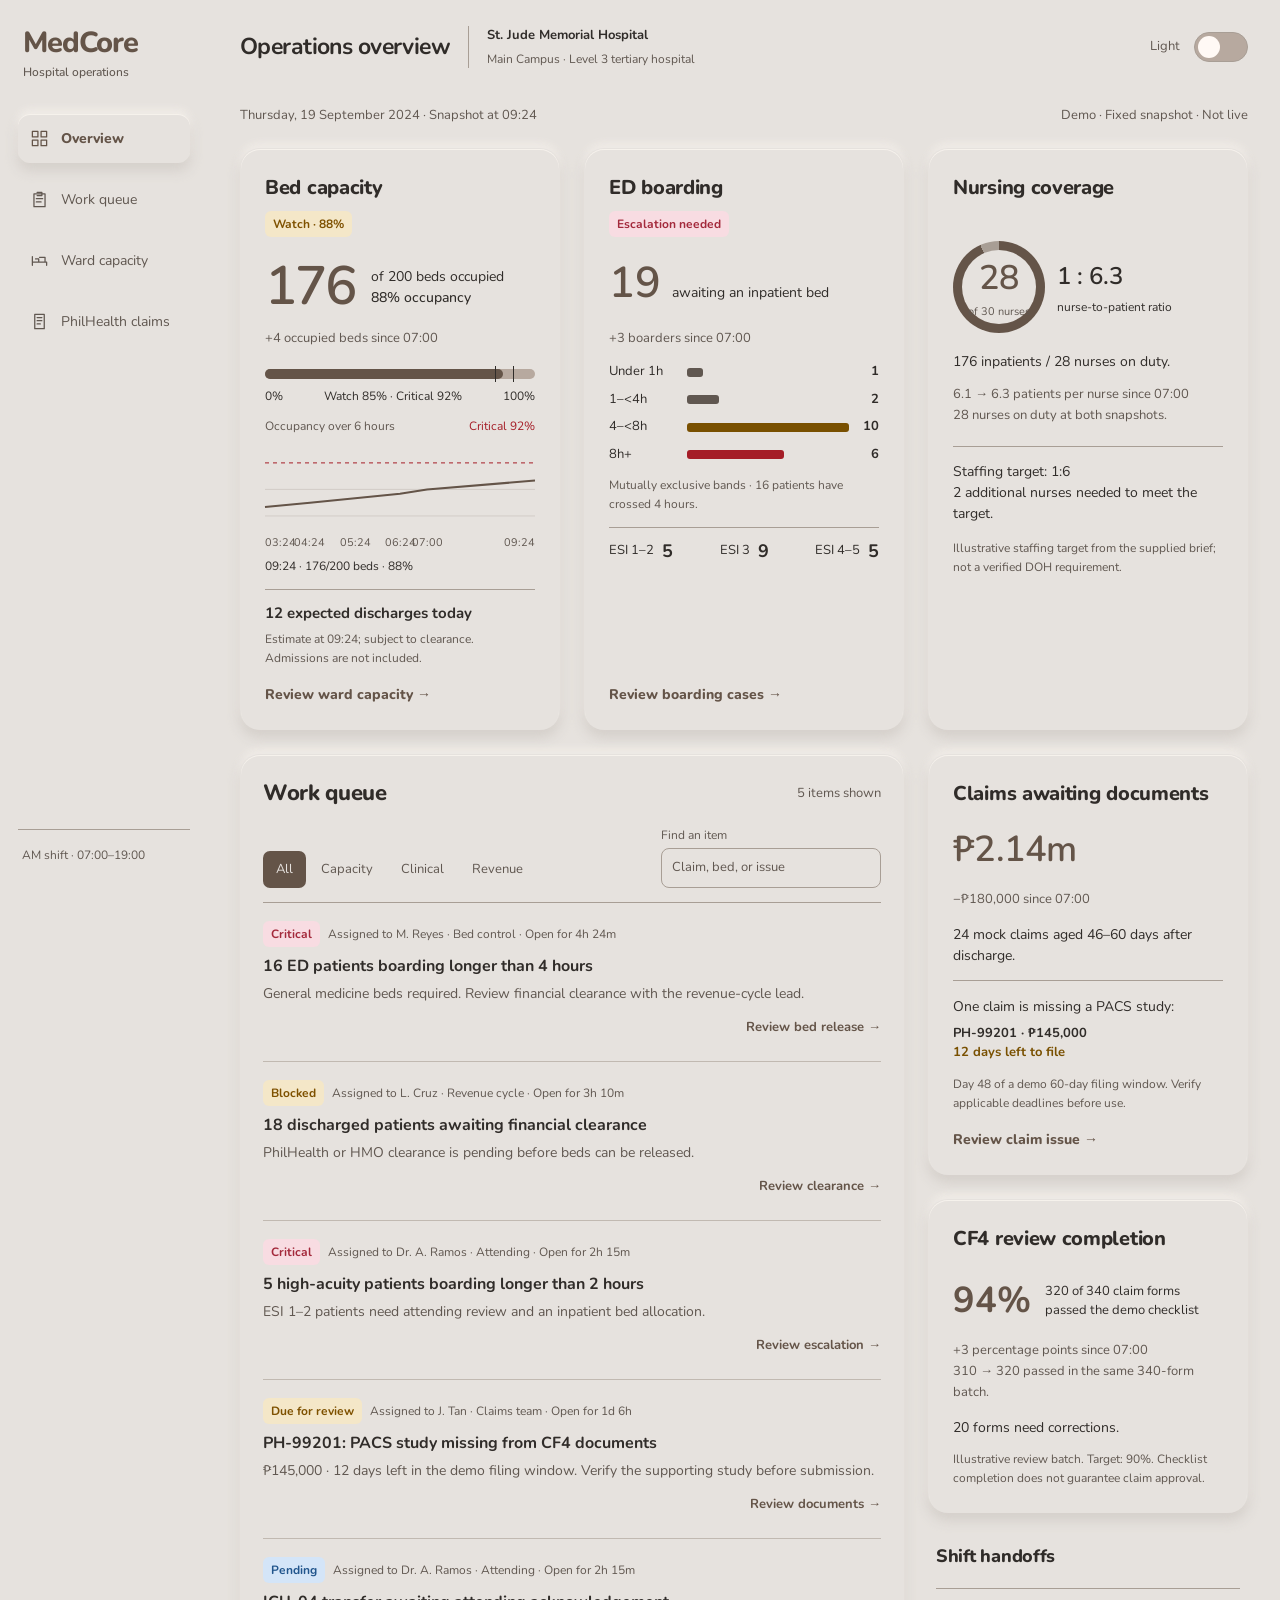
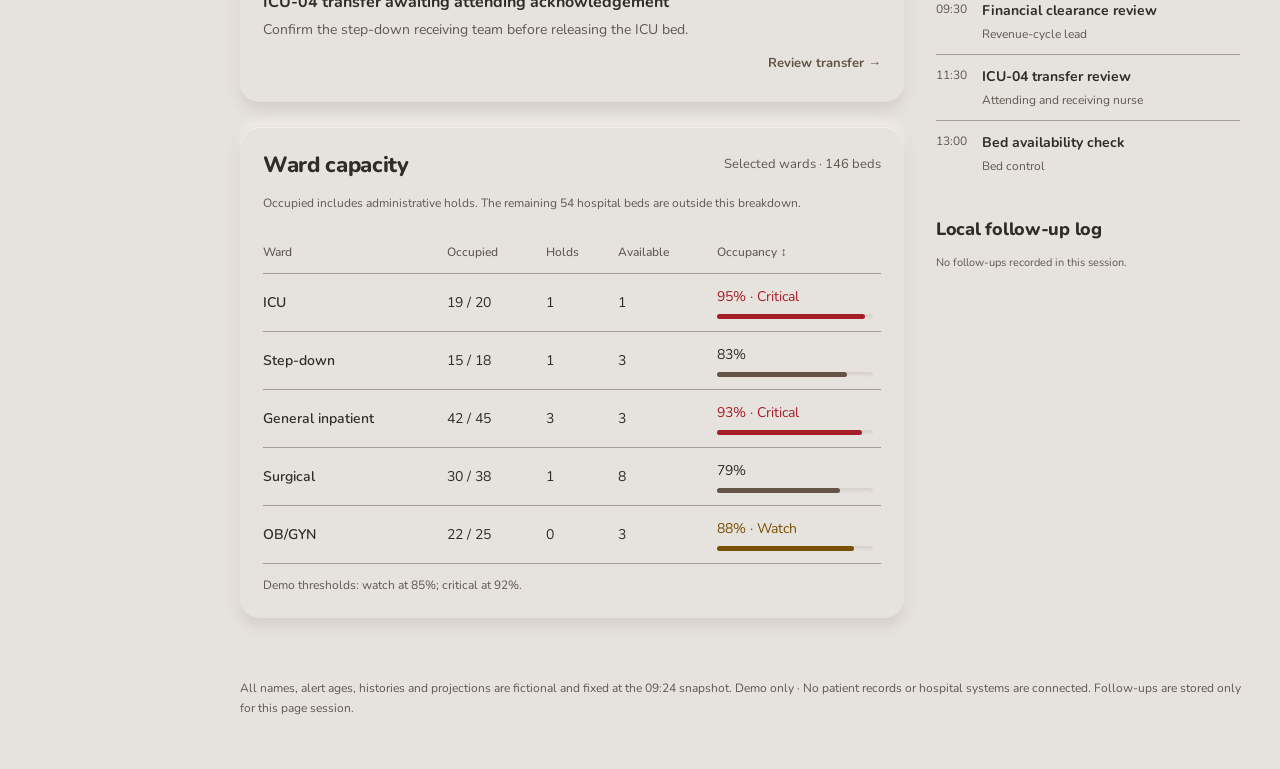
<file: index.html>
<!doctype html>
<html lang="en"><head><meta charset="utf-8"><meta name="viewport" content="width=device-width,initial-scale=1"><meta name="theme-color" content="#21201f"><title>MedCore · Operations workspace</title><link href="https://fonts.googleapis.com/css2?family=Nunito:wght@400;500;600;700;800&display=swap" rel="stylesheet"><link rel="stylesheet" href="styles-modern.css?v=16b950b5c697"><script>try{document.documentElement.dataset.theme=localStorage.getItem('medcore-modern-theme')||'light'}catch(e){document.documentElement.dataset.theme='light'}</script></head>
<body><a class="skip" href="#main">Skip to operations</a><header><a class="brand" href="#main">MedCore<span>Hospital operations</span></a><div class="header-title"><h1>Operations overview</h1></div><div class="hospital">St. Jude Memorial Hospital<small>Main Campus · Level 3 tertiary hospital</small></div><div class="user">Dr. Alberto Ramos<small>Chief of Clinics</small></div><div class="theme-control"><span id="theme-label">Light</span><button id="theme-toggle" type="button" role="switch" aria-checked="false" aria-label="Dark mode"><span class="theme-thumb" aria-hidden="true"></span></button></div></header>
<nav aria-label="Page sections"><a href="#main" aria-current="location"><svg viewBox="0 0 24 24" aria-hidden="true"><path d="M3 3h7v7H3zM14 3h7v7h-7zM3 14h7v7H3zM14 14h7v7h-7z"/></svg><span>Overview</span></a><a href="#queue"><svg viewBox="0 0 24 24" aria-hidden="true"><path d="M5 5h14v16H5zM9 3h6v4H9M8 11h8M8 15h6"/></svg><span>Work queue</span></a><a href="#wards"><svg viewBox="0 0 24 24" aria-hidden="true"><path d="M3 18V7M3 14h18v4M7 10h4v4M12 8h7v6"/></svg><span>Ward capacity</span></a><a href="#claims"><svg viewBox="0 0 24 24" aria-hidden="true"><path d="M6 3h12v18H6zM9 7h6M9 11h6M9 15h4"/></svg><span>PhilHealth claims</span></a><span>AM shift · 07:00–19:00</span></nav>
<main id="main"><div class="page-heading"><div><p>Thursday, 19 September 2024 · Snapshot at 09:24</p></div><span class="demo">Demo · Fixed snapshot · Not live</span></div>
<div class="overview"><section class="card census"><div class="card-title"><h2>Bed capacity</h2><span class="badge warning">Watch · 88%</span></div><div class="census-value"><strong>176</strong><span>of 200 beds occupied<br><b>88% occupancy</b></span></div><p class="delta">+4 occupied beds since 07:00</p><div class="capacity-track" role="img" aria-label="88 percent occupied; warning threshold 85 percent; critical threshold 92 percent"><i style="width:88%"></i><em style="left:85%"></em><em style="left:92%"></em></div><div class="scale"><span>0%</span><span>Watch 85% · Critical 92%</span><span>100%</span></div><figure class="run-chart"><div class="chart-labels"><span>Occupancy over 6 hours</span><span class="critical-text">Critical 92%</span></div><div class="chart-plot"><svg viewBox="0 0 260 76" preserveAspectRatio="none" role="img" aria-label="Occupancy rose from 82 to 88 percent. Critical threshold 92 percent. Select a time below to inspect."><path class="chart-baseline" d="M0 66H260 M0 42H260"/><path class="threshold-line" d="M0 18H260"/><polyline points="0,58 43.3,54 86.7,50 130,46 156,42 260,34"/></svg><div class="chart-hitpoints"><button type="button" class="chart-point" style="left:0%" data-reading="03:24 · 164/200 beds · 82%" aria-label="03:24: 164 beds, 82 percent"><span>03:24</span></button><button type="button" class="chart-point" style="left:16.653846153846153%" data-reading="04:24 · 166/200 beds · 83%" aria-label="04:24: 166 beds, 83 percent"><span>04:24</span></button><button type="button" class="chart-point" style="left:33.34615384615385%" data-reading="05:24 · 168/200 beds · 84%" aria-label="05:24: 168 beds, 84 percent"><span>05:24</span></button><button type="button" class="chart-point" style="left:50%" data-reading="06:24 · 170/200 beds · 85%" aria-label="06:24: 170 beds, 85 percent"><span>06:24</span></button><button type="button" class="chart-point" style="left:60%" data-reading="07:00 · 172/200 beds · 86%" aria-label="07:00: 172 beds, 86 percent"><span>07:00</span></button><button type="button" class="chart-point" style="left:100%" data-reading="09:24 · 176/200 beds · 88%" aria-label="09:24: 176 beds, 88 percent"><span>09:24</span></button></div></div><figcaption id="chart-reading" aria-live="polite">09:24 · 176/200 beds · 88%</figcaption></figure><div class="projection"><strong>12 expected discharges today</strong><span>Estimate at 09:24; subject to clearance. Admissions are not included.</span></div><a class="action" href="#wards">Review ward capacity →</a></section>
<section class="card boarding"><div class="card-title"><h2>ED boarding</h2><span class="badge critical">Escalation needed</span></div><p class="boarding-count"><strong>19</strong> awaiting an inpatient bed</p><p class="delta">+3 boarders since 07:00</p><div class="boarding-bands" role="img" aria-label="Mock waiting-time bands: under 1 hour, 1 patient; 1 to under 4 hours, 2; 4 to under 8 hours, 10; 8 hours or longer, 6"><div><span>Under 1h</span><i style="--bar:10%"></i><b>1</b></div><div><span>1–&lt;4h</span><i style="--bar:20%"></i><b>2</b></div><div><span>4–&lt;8h</span><i style="--bar:100%" class="band-watch"></i><b>10</b></div><div><span>8h+</span><i style="--bar:60%" class="band-critical"></i><b>6</b></div></div><p class="section-note">Mutually exclusive bands · 16 patients have crossed 4 hours.</p><dl class="acuity"><div><dt>ESI 1–2</dt><dd>5</dd></div><div><dt>ESI 3</dt><dd>9</dd></div><div><dt>ESI 4–5</dt><dd>5</dd></div></dl><a class="action" href="#queue" id="boarding-filter">Review boarding cases →</a></section>
<section class="staffing card"><h2>Nursing coverage</h2><div class="staff-visual"><div class="staff-ring" role="img" aria-label="28 nurses on duty out of 30 needed for the illustrative target"><span><strong>28</strong><small>of 30 nurses</small></span></div><div><p class="ratio">1 : 6.3</p><p>nurse-to-patient ratio</p></div></div><p>176 inpatients / 28 nurses on duty.</p><p class="delta">6.1 → 6.3 patients per nurse since 07:00<br>28 nurses on duty at both snapshots.</p><p class="target">Staffing target: 1:6<br>2 additional nurses needed to meet the target.</p><small>Illustrative staffing target from the supplied brief; not a verified DOH requirement.</small></section></div>
<div class="workspace"><div class="primary"><section id="queue" class="work-section"><div class="section-head"><h2>Work queue</h2><span id="count">5 unresolved items</span></div><div class="queue-controls"><div class="filters" role="group" aria-label="Filter work queue"><button data-filter="all" aria-pressed="true">All</button><button data-filter="capacity" aria-pressed="false">Capacity</button><button data-filter="clinical" aria-pressed="false">Clinical</button><button data-filter="revenue" aria-pressed="false">Revenue</button></div><label class="search">Find an item<input id="search" type="search" placeholder="Claim, bed, or issue"></label></div><div id="items"></div><p id="empty" hidden>No items match. Clear the search or select another category.</p></section>
<section id="wards" class="work-section"><div class="section-head"><h2>Ward capacity</h2><span>Selected wards · 146 beds</span></div><p class="section-note">Occupied includes administrative holds. The remaining 54 hospital beds are outside this breakdown.</p><div class="table-wrap"><table><caption class="sr-only">Occupancy and administrative holds by ward</caption><thead><tr><th scope="col">Ward</th><th scope="col">Occupied</th><th scope="col">Holds</th><th scope="col">Available</th><th scope="col" id="occupancy-heading" aria-sort="none"><button id="sort-occupancy" type="button">Occupancy ↕</button></th></tr></thead><tbody>
<tr><th scope="row">ICU</th><td>19 / 20</td><td>1</td><td>1</td><td><span class="ward-level critical-text">95% · Critical</span><div class="ward-bar"><i style="width:95%" class="danger"></i></div></td></tr>
<tr><th scope="row">Step-down</th><td>15 / 18</td><td>1</td><td>3</td><td>83%<div class="ward-bar"><i style="width:83%"></i></div></td></tr>
<tr><th scope="row">General inpatient</th><td>42 / 45</td><td>3</td><td>3</td><td><span class="critical-text">93% · Critical</span><div class="ward-bar"><i style="width:93%" class="danger"></i></div></td></tr>
<tr><th scope="row">Surgical</th><td>30 / 38</td><td>1</td><td>8</td><td>79%<div class="ward-bar"><i style="width:79%"></i></div></td></tr>
<tr><th scope="row">OB/GYN</th><td>22 / 25</td><td>0</td><td>3</td><td><span class="warning-text">88% · Watch</span><div class="ward-bar"><i style="width:88%" class="warning"></i></div></td></tr>
</tbody></table></div><p class="section-note">Demo thresholds: watch at 85%; critical at 92%.</p></section></div>
<aside class="secondary"><section class="card" id="claims"><h2>Claims awaiting documents</h2><p class="amount">₱2.14m</p><p class="delta">−₱180,000 since 07:00</p><p>24 mock claims aged 46–60 days after discharge.</p><p class="claim-note">One claim is missing a PACS study:<br><strong>PH-99201 · ₱145,000<br><span class="warning-text">12 days left to file</span></strong></p><p class="section-note">Day 48 of a demo 60-day filing window. Verify applicable deadlines before use.</p><a class="action" href="#queue" id="claims-filter">Review claim issue →</a></section>
<section class="card"><h2>CF4 review completion</h2><div class="completion"><strong>94%</strong><span>320 of 340 claim forms<br>passed the demo checklist</span></div><p class="delta">+3 percentage points since 07:00<br>310 → 320 passed in the same 340-form batch.</p><p>20 forms need corrections.</p><p class="section-note">Illustrative review batch. Target: 90%. Checklist completion does not guarantee claim approval.</p></section>
<section class="handoffs"><h2>Shift handoffs</h2><ol><li><time>09:30</time><div><strong>Financial clearance review</strong><span>Revenue-cycle lead</span></div></li><li><time>11:30</time><div><strong>ICU-04 transfer review</strong><span>Attending and receiving nurse</span></div></li><li><time>13:00</time><div><strong>Bed availability check</strong><span>Bed control</span></div></li></ol></section>
<section class="handoffs"><h2>Local follow-up log</h2><p id="log-empty">No follow-ups recorded in this session.</p><ul id="activity" aria-live="polite"></ul></section></aside></div>
<footer>All names, alert ages, histories and projections are fictional and fixed at the 09:24 snapshot. Demo only · No patient records or hospital systems are connected. Follow-ups are stored only for this page session.</footer></main>
<dialog id="review" aria-labelledby="review-title" aria-describedby="review-copy"><form method="dialog"><button class="close" aria-label="Close review">×</button></form><h2 id="review-title"></h2><p id="review-copy"></p><fieldset id="owner" class="owner-picker"><legend>Choose a follow-up owner</legend><label class="owner-option"><input type="radio" name="followup-owner" value="M. Reyes · Bed control"><span><strong>M. Reyes</strong><small>Bed control</small></span></label><label class="owner-option"><input type="radio" name="followup-owner" value="L. Cruz · Revenue cycle"><span><strong>L. Cruz</strong><small>Revenue cycle</small></span></label><label class="owner-option"><input type="radio" name="followup-owner" value="Dr. A. Ramos · Attending"><span><strong>Dr. A. Ramos</strong><small>Attending</small></span></label><label class="owner-option"><input type="radio" name="followup-owner" value="J. Tan · Claims team"><span><strong>J. Tan</strong><small>Claims team</small></span></label><label class="owner-option"><input type="radio" name="followup-owner" value="S. Garcia · Nursing supervisor"><span><strong>S. Garcia</strong><small>Nursing supervisor</small></span></label></fieldset><p class="section-note">Records a local follow-up only. No message is sent and no bed or claim status changes.</p><button id="save" disabled>Record follow-up</button></dialog><div id="toast" role="status"></div>
<script>
const data=[
{id:1,category:'capacity',severity:'critical',label:'Critical',title:'16 ED patients boarding longer than 4 hours',detail:'General medicine beds required. Review financial clearance with the revenue-cycle lead.',owner:'M. Reyes · Bed control',age:'4h 24m',action:'Review bed release'},
{id:2,category:'capacity',severity:'warning',label:'Blocked',title:'18 discharged patients awaiting financial clearance',detail:'PhilHealth or HMO clearance is pending before beds can be released.',owner:'L. Cruz · Revenue cycle',age:'3h 10m',action:'Review clearance'},
{id:3,category:'clinical',severity:'critical',label:'Critical',title:'5 high-acuity patients boarding longer than 2 hours',detail:'ESI 1–2 patients need attending review and an inpatient bed allocation.',owner:'Dr. A. Ramos · Attending',age:'2h 15m',action:'Review escalation'},
{id:4,category:'revenue',severity:'warning',label:'Due for review',title:'PH-99201: PACS study missing from CF4 documents',detail:'₱145,000 · 12 days left in the demo filing window. Verify the supporting study before submission.',owner:'J. Tan · Claims team',age:'1d 6h',action:'Review documents'},
{id:5,category:'clinical',severity:'info',label:'Pending',title:'ICU-04 transfer awaiting attending acknowledgement',detail:'Confirm the step-down receiving team before releasing the ICU bed.',owner:'Dr. A. Ramos · Attending',age:'2h 15m',action:'Review transfer'}];
document.querySelectorAll("nav a").forEach(a=>a.addEventListener("click",()=>{document.querySelectorAll("nav a").forEach(x=>x.removeAttribute("aria-current"));a.setAttribute("aria-current","location")}));
document.querySelectorAll('nav a, .filters button').forEach(control=>{control.addEventListener('click',()=>{control.classList.remove('is-pressing');void control.offsetWidth;control.classList.add('is-pressing')});control.addEventListener('animationend',()=>control.classList.remove('is-pressing'))});
const themeButton=document.querySelector('#theme-toggle');function syncTheme(){const light=document.documentElement.dataset.theme==='light';document.querySelector('#theme-label').textContent=light?'Light':'Dark';themeButton.setAttribute('aria-checked',String(!light));document.querySelector('meta[name="theme-color"]').content=light?'#e6e2de':'#0f0607'}let themeTransitionRunning=false;
themeButton.onclick=async()=>{
  if(themeTransitionRunning)return;
  const applyTheme=()=>{
    document.documentElement.dataset.theme=document.documentElement.dataset.theme==='light'?'dark':'light';
    try{localStorage.setItem('medcore-modern-theme',document.documentElement.dataset.theme)}catch(e){}
    syncTheme();
  };
  if(!document.startViewTransition||matchMedia('(prefers-reduced-motion: reduce)').matches){applyTheme();return;}
  themeTransitionRunning=true;
  try{
    const transition=document.startViewTransition(applyTheme);
    await transition.finished;
  }catch(e){/* A skipped transition still applies its theme update. */}
  finally{themeTransitionRunning=false;}
};syncTheme();
let filter='all',active=null,boardingOnly=false;const $=s=>document.querySelector(s);const items=$('#items');
function selectedOwner(){return document.querySelector('[name=followup-owner]:checked')?.value||''}
function render(){const query=$('#search').value.toLowerCase().trim();const rows=data.filter(x=>(filter==='all'||x.category===filter)&&(!boardingOnly||x.id===1||x.id===3)&&(x.title+' '+x.detail).toLowerCase().includes(query));items.replaceChildren();rows.forEach(x=>{const article=document.createElement('article');article.className='queue-item';article.innerHTML='<div class="item-meta"><span class="badge '+x.severity+'">'+x.label+'</span><span>Assigned to '+(x.assigned||x.owner)+' · Open for '+x.age+'</span></div><h3>'+x.title+'</h3><p>'+x.detail+'</p><div class="item-action"><span class="followup"></span><button> '+x.action+' →</button></div>';article.querySelector('.followup').textContent=x.assigned?'Follow-up: '+x.assigned:'';article.querySelector('button').onclick=()=>{active=x;$('#review-title').textContent=x.title;$('#review-copy').textContent=x.detail;document.querySelectorAll('[name=followup-owner]').forEach(r=>r.checked=r.value===(x.assigned||''));$('#save').disabled=!selectedOwner();$('#review').showModal()};items.append(article)});$('#count').textContent=rows.length+' '+(rows.length===1?'item':'items')+' shown';$('#empty').hidden=rows.length!==0;document.querySelectorAll('[data-filter]').forEach(b=>b.setAttribute('aria-pressed',String(b.dataset.filter===filter)))}
document.querySelectorAll('[data-filter]').forEach(b=>b.onclick=()=>{boardingOnly=false;filter=b.dataset.filter;render()});$('#search').oninput=render;$('#boarding-filter').onclick=()=>{boardingOnly=true;filter='all';$('#search').value='';render();$('#count').textContent='2 boarding alerts · 19 patients total'};document.querySelectorAll('.chart-point').forEach(button=>{const show=()=>$('#chart-reading').textContent=button.dataset.reading;button.onmouseenter=show;button.onfocus=show;button.onclick=show});let descending=true;$('#sort-occupancy').onclick=()=>{const tbody=document.querySelector('#wards tbody');[...tbody.rows].sort((a,b)=>{const value=row=>parseFloat(row.cells[4].textContent);return descending?value(b)-value(a):value(a)-value(b)}).forEach(row=>tbody.append(row));$('#occupancy-heading').setAttribute('aria-sort',descending?'descending':'ascending');descending=!descending};$('#claims-filter').onclick=()=>{boardingOnly=false;filter='revenue';$('#search').value='';render()};$('#owner').onchange=()=>$('#save').disabled=!selectedOwner();$('#save').onclick=()=>{if(!active||!selectedOwner())return;active.assigned=selectedOwner();const li=document.createElement('li');li.textContent=active.title+' — '+active.assigned;$('#activity').prepend(li);$('#log-empty').hidden=true;$('#review').close();render();$('#toast').textContent='Follow-up recorded locally';clearTimeout(window.toastTimer);window.toastTimer=setTimeout(()=>$('#toast').textContent='',3000)};render();
</script></body></html>
</file>
<file: styles-modern.css>
:root{color-scheme:dark;--bg:#21201f;--card:#434140;--line:#68635f;--muted:#b7a99f;--text:#e4dbd5;font-family:Nunito,sans-serif;color:var(--text);background:var(--bg);font-synthesis:none}*{box-sizing:border-box;scrollbar-color:#68635f #21201f;scrollbar-width:thin}html{scroll-behavior:smooth;scroll-padding-top:24px}body{margin:0;font-size:14px;line-height:1.5}a{color:inherit;text-underline-offset:4px}button,input,select{font:inherit}button,a,input,select{outline-offset:4px}button:focus-visible,a:focus-visible,input:focus-visible,select:focus-visible{outline:2px solid #b7a99f}button{cursor:pointer}button:disabled{cursor:not-allowed;opacity:.5}::selection{background:#b7a99f;color:#21201f}h1,h2,h3,p{margin:0}h1{font-size:30px;letter-spacing:-.025em;line-height:1.2}h2{font-size:17px;letter-spacing:-.015em}h3{font-size:15px;font-weight:700}strong{font-weight:700}small{font-size:11px}header{padding:20px 36px;display:flex;align-items:center;gap:40px;border-bottom:1px solid var(--line)}.brand{font-size:24px;font-weight:800;letter-spacing:-.04em;text-decoration:none;line-height:1.1}.brand span{display:block;font-size:11px;letter-spacing:0;font-weight:500;color:var(--muted);margin-top:4px}.hospital,.user{font-size:13px;font-weight:700}.hospital small,.user small{display:block;color:var(--muted);font-weight:400;margin-top:3px}.user{margin-left:auto;text-align:right}nav{display:flex;gap:28px;padding:0 36px;border-bottom:1px solid #434140;align-items:center}nav a{padding:15px 0;text-decoration:none;font-size:12px}nav a[aria-current]{border-bottom:2px solid #b7a99f}nav a:hover{color:#fff}nav span{margin-left:auto;font-size:11px;color:var(--muted)}main{max-width:1600px;margin:auto;padding:28px 36px}.page-heading{display:flex;justify-content:space-between;gap:20px;align-items:center;margin-bottom:26px}.page-heading p{font-size:12px;color:var(--muted);margin-top:8px}.demo{font-size:11px;color:var(--muted)}.overview{display:grid;grid-template-columns:1fr 1.05fr .8fr;gap:20px;margin-bottom:34px}.card{background:var(--card);padding:22px;border-radius:7px;min-width:0}.card p{font-size:12px;margin-top:14px}.census-value{display:flex;align-items:center;gap:16px;margin-top:14px}.census-value>strong{font-size:52px;font-weight:600;line-height:1.1;letter-spacing:-.04em}.census-value span{font-size:12px}.census-value b{font-weight:500}.capacity-track{position:relative;height:7px;background:#21201f;margin-top:20px}.capacity-track i{display:block;height:100%;background:#b7a99f}.capacity-track em{position:absolute;top:-3px;bottom:-3px;width:2px;background:#e4dbd5}.scale{display:flex;justify-content:space-between;gap:5px;font-size:9px;margin-top:8px}.action{display:inline-block;font-size:12px;font-weight:700;margin-top:20px}.card-title{display:flex;justify-content:space-between;gap:12px;align-items:center}.badge{display:inline-block;padding:3px 7px;border-radius:3px;font-size:10px;font-weight:700;white-space:nowrap}.critical{color:#f87171;background:#450a0a}.warning{color:#fbbf24;background:#451a03}.good{color:#34d399;background:#022c22}.info{color:#60a5fa;background:#1e3a5f}.boarding-count strong{font-size:30px;margin-right:7px;font-weight:600}.acuity{display:flex;margin:14px 0 0;padding:10px 0 0;border-top:1px solid #68635f;gap:28px}.acuity div{display:flex;align-items:center;gap:8px;font-size:11px}.acuity dd{margin:0;font-size:15px;font-weight:700}.staffing{padding:18px 0 18px 10px}.staffing h2{margin-bottom:18px}.staffing p{font-size:12px;margin-top:8px}.staffing .ratio{font-size:19px;font-weight:600}.staffing .target{margin-top:16px}.staffing small{display:block;color:var(--muted);margin-top:15px;max-width:40ch}.workspace{display:grid;grid-template-columns:minmax(0,2.1fr) minmax(280px,1fr);gap:32px}.primary,.secondary{min-width:0}.section-head{display:flex;justify-content:space-between;align-items:center;gap:15px}.section-head h2{font-size:21px}.section-head>span{font-size:11px;color:var(--muted)}.queue-controls{display:flex;align-items:end;justify-content:space-between;gap:20px;margin:18px 0 0;padding-bottom:14px;border-bottom:1px solid var(--line)}.filters{display:flex;gap:4px;flex-wrap:wrap}.filters button{padding:7px 12px;background:transparent;border:1px solid transparent;color:var(--muted);border-radius:4px;font-size:12px}.filters button[aria-pressed=true]{border-color:#94877d;color:#e4dbd5;background:#434140}.filters button:hover{background:#434140}.search{font-size:10px;color:var(--muted)}input{display:block;margin-top:4px;padding:8px 10px;border:1px solid #68635f;border-radius:4px;background:#21201f;color:var(--text);width:185px;font-size:12px}input::placeholder{color:var(--muted)}.queue-item{padding:19px 0;border-bottom:1px solid #434140;animation:appear .16s ease-out}.item-meta{display:flex;gap:12px;align-items:center;margin-bottom:9px}.item-meta>span:last-child{font-size:11px;color:var(--muted)}.queue-item p{font-size:12px;color:var(--muted);margin-top:5px;max-width:78ch}.item-action{display:flex;justify-content:space-between;align-items:center;margin-top:10px;gap:15px}.item-action button{padding:5px 0;color:#e4dbd5;font-size:12px;border:0;background:transparent;text-align:right}.item-action button:hover{text-decoration:underline;text-underline-offset:4px}.followup{font-size:11px;color:#60a5fa}.secondary{display:flex;flex-direction:column;gap:20px}.amount{font-size:32px!important;font-weight:600;letter-spacing:-.02em}.claim-note{padding-top:15px;border-top:1px solid #68635f}.claim-note strong{display:block;font-size:12px;margin-top:7px}.completion{display:flex;gap:14px;align-items:center;margin-top:20px}.completion strong{font-size:31px}.completion span{font-size:11px}.section-note{font-size:11px!important;color:var(--muted);margin-top:12px!important}.card .section-note{color:#ded4cb}.handoffs{padding:16px 0 0}.handoffs ol{list-style:none;padding:0;margin:18px 0 0}.handoffs li{display:flex;gap:15px;padding:11px 0;border-top:1px solid #434140;font-size:12px}.handoffs time{font-size:11px;color:var(--muted);font-variant-numeric:tabular-nums}.handoffs li span{display:block;color:var(--muted);font-size:11px;margin-top:4px}.handoffs>p{font-size:12px;color:var(--muted);margin-top:12px}#activity{padding:0;list-style:none}#activity li{font-size:11px;line-height:1.6}#wards{margin-top:34px}.table-wrap{overflow-x:auto;margin-top:18px}table{width:100%;border-collapse:collapse;white-space:nowrap;text-align:left;font-size:12px;font-variant-numeric:tabular-nums}th,td{padding:13px 12px;border-bottom:1px solid #434140}th:first-child,td:first-child{padding-left:0}thead th{font-size:10px;font-weight:500;color:var(--muted);border-color:var(--line)}tbody th{font-weight:600}.ward-bar{height:4px;background:#434140;margin-top:7px;min-width:100px}.ward-bar i{display:block;height:100%;background:#94877d}.ward-bar .danger{background:#f87171}.ward-bar .warning{background:#fbbf24}.critical-text{color:#f87171}.warning-text{color:#fbbf24}footer{font-size:11px;color:var(--muted);border-top:1px solid #434140;padding:20px 0;margin-top:40px}.sr-only,.skip:not(:focus){position:absolute;width:1px;height:1px;overflow:hidden;clip-path:inset(50%)}.skip:focus{display:block;padding:15px}dialog{background:#434140;color:#e4dbd5;border:1px solid #94877d;border-radius:8px;max-width:500px;width:calc(100% - 32px);padding:28px}dialog::backdrop{background:#21201fcc}dialog h2{padding-right:25px;font-size:21px}dialog p{font-size:13px;margin:18px 0}dialog label{display:block;font-size:12px}dialog select{display:block;width:100%;padding:10px;margin-top:6px;background:#21201f;border:1px solid #94877d;color:#e4dbd5}dialog .close{position:absolute;top:14px;right:16px;background:transparent;border:0;color:inherit;font-size:24px}#save{background:#b7a99f;color:#21201f;padding:10px 14px;border:0;border-radius:4px;font-weight:700;font-size:12px}#toast:not(:empty){position:fixed;right:20px;bottom:20px;background:#1e3a5f;color:#b7d7ff;padding:12px 18px;border:1px solid #60a5fa;border-radius:4px;max-width:calc(100vw - 40px);font-size:12px}#empty{padding:28px 0;color:var(--muted)}@keyframes appear{from{opacity:.6}to{opacity:1}}@media(max-width:1100px){header,nav{padding-left:24px;padding-right:24px}main{padding:24px}.overview{grid-template-columns:1fr 1fr}.staffing{grid-column:1/-1;padding:0 0 16px;border-bottom:1px solid #434140}.staffing h2{margin-bottom:8px}.staffing small{max-width:none}.workspace{gap:24px;grid-template-columns:minmax(0,1.6fr) minmax(260px,1fr)}.queue-controls{align-items:start;flex-direction:column;gap:12px}.search{width:100%}input{width:100%}.card-title{align-items:start;flex-direction:column;gap:8px}}@media(max-width:760px){header{padding:18px 20px;gap:20px}.hospital{display:none}.user{font-size:11px}nav{gap:24px;overflow:auto;padding:0 20px;white-space:nowrap}nav span{display:none}main{padding:24px 20px}.page-heading{align-items:start;flex-direction:column;gap:10px}h1{font-size:28px}.overview{gap:14px}.card{padding:18px}.workspace{grid-template-columns:1fr}.secondary{display:grid;grid-template-columns:1fr 1fr}.card-title{flex-direction:column}.section-head>span{font-size:10px}.acuity{gap:12px}.acuity div{flex-direction:column;gap:2px}.queue-controls{flex-direction:row}.search{max-width:190px}.completion{flex-direction:column;align-items:start}footer{line-height:1.7}}@media(max-width:480px){.overview,.secondary{grid-template-columns:1fr}.staffing{grid-column:auto}.card-title{flex-direction:row}.queue-controls{flex-direction:column}.search{max-width:none}.section-head{align-items:baseline;gap:10px}.section-head h2{font-size:20px}.acuity div{flex-direction:row}.acuity{gap:28px}.completion{flex-direction:row;align-items:center}.census-value>strong{font-size:48px}.demo{font-size:10px}.item-action{align-items:flex-end}.followup{max-width:45%}}@media(prefers-reduced-motion:reduce){html{scroll-behavior:auto}*{animation:none!important}}

@media(max-width:480px){table{font-size:10px;white-space:normal}th,td{padding:10px 5px}.ward-bar{min-width:54px}thead th{font-size:9px}.ward-level{white-space:normal}}
/* Shared grid and accessible neumorphic surfaces. */
:root{--bg:#292827;--card:#302f2e;--text:#e4dbd5;--muted:#b7a99f;--line:#68635f;--raised:7px 7px 18px #191817,-5px -5px 14px #3b3a39;--inset:inset 3px 3px 7px #1d1c1b,inset -3px -3px 7px #3b3a39;--critical:#f87171;--warning:#fbbf24;--info:#60a5fa;background:var(--bg);color:var(--text)}
:root[data-theme=light]{color-scheme:light;--bg:#e6e2de;--card:#e6e2de;--text:#302c29;--muted:#605750;--line:#a89e95;--raised:7px 7px 18px #c3bfbb,-6px -6px 16px #ffffff;--inset:inset 3px 3px 7px #c9c4bf,inset -3px -3px 7px #faf7f4;--critical:#a51d27;--warning:#795000;--info:#1d5287}
body{background:var(--bg);color:var(--text)}main{--gap:26px}.overview{grid-template-columns:repeat(3,minmax(0,1fr));gap:var(--gap);align-items:stretch}.workspace{grid-template-columns:minmax(0,2fr) minmax(0,1fr);gap:var(--gap);grid-template-columns:repeat(3,minmax(0,1fr))}.primary{grid-column:span 2}.secondary{grid-column:3;gap:26px}.card,.staffing.card{padding:24px;border-radius:16px;background:var(--card);box-shadow:var(--raised);border:1px solid color-mix(in srgb,var(--line) 30%,transparent);display:flex;flex-direction:column;min-width:0}.staffing{grid-column:auto}.staffing h2{margin:0 0 14px}.staffing small{max-width:none}.card .action{margin-top:auto;padding-top:20px}.card-title{flex-direction:row;flex-wrap:wrap;align-items:center}.census-value{margin-top:20px}.scale{font-size:11px;gap:8px}.capacity-track{height:9px;border-radius:5px;background:var(--bg);box-shadow:var(--inset)}.capacity-track i{border-radius:5px;background:var(--muted)}.capacity-track em{background:var(--text)}.delta{font-size:12px!important;color:var(--muted);line-height:1.6}.run-chart{margin:15px 0 0}.run-chart svg{width:100%;height:42px;overflow:visible;fill:none;stroke:var(--muted);stroke-width:2}.run-chart .chart-baseline{stroke:var(--line);stroke-width:1}.run-chart figcaption{display:flex;justify-content:space-between;gap:5px;font-size:10px;color:var(--muted)}.projection{display:grid;gap:5px;margin-top:16px;padding-top:14px;border-top:1px solid var(--line)}.projection strong{font-size:13px}.projection span{font-size:11px;color:var(--muted)}.boarding-bands{display:grid;gap:8px;margin-top:16px}.boarding-bands>div{display:grid;grid-template-columns:62px minmax(0,1fr) 18px;gap:8px;align-items:center;font-size:11px}.boarding-bands i{height:7px;width:var(--bar);border-radius:3px;background:var(--muted)}.boarding-bands .band-watch{background:var(--warning)}.boarding-bands .band-critical{background:var(--critical)}.boarding-bands b{text-align:right}.acuity{border-color:var(--line);justify-content:space-between;gap:8px}.staffing .ratio{font-size:22px;margin-top:14px}.staffing .target{margin-top:24px}.work-section{padding-top:24px}.workspace .primary>.work-section:first-child{padding-top:24px}.section-head h2{font-size:20px}.secondary .card h2{line-height:1.5;min-height:30px}.item-meta{flex-wrap:wrap}.item-meta>span:last-child{font-size:12px}.queue-item,footer,nav,.handoffs li,th,td{border-color:var(--line)}.item-action button,input,dialog,dialog select{color:var(--text)}input,dialog select{background:var(--bg);border-color:var(--line);box-shadow:var(--inset)}.card .section-note{color:var(--muted)}.filters button[aria-pressed=true]{color:var(--text);background:var(--card);border-color:var(--line);box-shadow:var(--inset)}.filters button:hover{background:var(--card);color:var(--text)}.ward-bar{background:var(--card);box-shadow:var(--inset)}.ward-bar i{background:var(--muted)}.ward-bar .danger{background:var(--critical)}.ward-bar .warning{background:var(--warning)}.critical-text{color:var(--critical)}.warning-text{color:var(--warning)}.followup{color:var(--info)}nav a:hover{color:var(--text)}dialog{background:var(--card);border-color:var(--line);box-shadow:var(--raised)}#theme-toggle{background:var(--card);color:var(--text);padding:10px 14px;border:1px solid var(--line);border-radius:10px;box-shadow:var(--raised);font-size:12px;white-space:nowrap}#theme-toggle:active{box-shadow:var(--inset)}:root[data-theme=light] .critical{background:#fbe0df;color:#a51d27}:root[data-theme=light] .warning{background:#f7e7bc;color:#795000}:root[data-theme=light] .info{background:#dceafa;color:#1d5287}:root[data-theme=light] .good{background:#d8eee4;color:#175b41}button:focus-visible,a:focus-visible,input:focus-visible,select:focus-visible{outline-color:var(--text)}.card{transition:background-color .15s ease}header{gap:26px}.user{margin-left:auto}
@media(max-width:1100px){main{--gap:20px}.overview{grid-template-columns:repeat(3,minmax(0,1fr))}.staffing.card{grid-column:auto;padding:20px}.card{padding:20px}.workspace{grid-template-columns:repeat(3,minmax(0,1fr))}.ratio{overflow-wrap:anywhere}.census-value{flex-wrap:wrap;gap:8px}.card-title{align-items:start;flex-direction:column;gap:8px}.scale{flex-wrap:wrap}.scale span:nth-child(2){order:3;width:100%}.acuity div{flex-direction:column;gap:2px}.section-head{flex-wrap:wrap}}
@media(max-width:850px){header{flex-wrap:wrap;gap:16px}.hospital{display:none}.overview{grid-template-columns:repeat(2,minmax(0,1fr))}.staffing.card{grid-column:1/-1}.workspace{grid-template-columns:repeat(2,minmax(0,1fr))}.primary{grid-column:1/-1}.secondary{grid-column:1/-1;display:grid;grid-template-columns:repeat(2,minmax(0,1fr));align-items:start}.queue-controls{flex-direction:row}.search{max-width:210px}}
@media(max-width:520px){header{padding:18px 20px}.user{font-size:10px}#theme-toggle{margin-left:auto}.overview,.workspace,.secondary{display:grid;grid-template-columns:minmax(0,1fr)}.primary,.secondary,.staffing.card{grid-column:1}.card-title{flex-direction:row}.scale{flex-wrap:nowrap}.scale span:nth-child(2){order:0;width:auto}.census-value{flex-wrap:nowrap}.queue-controls{flex-direction:column}.search{max-width:none}.item-meta{align-items:flex-start;flex-direction:column;gap:7px}.item-action{align-items:start;flex-direction:column;gap:6px}.followup{max-width:none}.card,.staffing.card{padding:22px}.secondary{gap:24px}.acuity div{flex-direction:row}.staffing .target{margin-top:16px}.workspace .primary>.work-section:first-child{padding-top:4px}}
@media(prefers-reduced-motion:reduce){*{transition:none!important}}
:root[data-theme=light] .ward-bar .warning{background:var(--warning)}
@media(min-width:851px){.workspace .primary>.work-section:first-child{padding-top:24px}.workspace .section-head{min-height:30px}}
/* Blue-hour clinical workspace, inspired by the supplied sculpted interface. */
:root,:root[data-theme=light]{--bg:#e5edf5;--card:#e5edf5;--text:#263d55;--muted:#52677c;--line:#b6c7d7;--accent:#236aba;--raised:8px 8px 19px #c2cfdd,-7px -7px 18px #ffffff;--inset:inset 4px 4px 9px #c4d1df,inset -4px -4px 9px #ffffff;--critical:#ac303f;--warning:#865500;--info:#236aba;color-scheme:light}
:root[data-theme=dark]{--bg:#202b38;--card:#25313f;--text:#e0ebf5;--muted:#b0c2d5;--line:#52667a;--accent:#86baff;--raised:8px 8px 18px #131d28,-5px -5px 16px #304052;--inset:inset 3px 3px 8px #131d28,inset -3px -3px 8px #344457;--critical:#ff929e;--warning:#ffd082;--info:#86baff;color-scheme:dark}
body{padding-left:190px}header{height:88px;padding:20px 32px;border-bottom:0;gap:20px}.brand{position:fixed;top:34px;left:24px;z-index:3;font-size:27px;color:var(--accent)}.brand span{font-size:10px;margin-top:7px;color:var(--muted)}.hospital{display:block;font-weight:700}.hospital small{margin-top:5px}.user{font-size:12px}nav{position:fixed;left:0;top:112px;bottom:20px;width:190px;padding:0 20px;display:flex;flex-direction:column;align-items:stretch;gap:12px;border:0;overflow:visible}nav a{display:flex;align-items:center;gap:12px;border:0!important;padding:14px 12px;border-radius:12px;font-size:12px;color:var(--muted)}nav a>svg{width:19px;height:19px;fill:none;stroke:currentColor;stroke-width:1.6;stroke-linejoin:round;stroke-linecap:round;flex-shrink:0}nav a[aria-current]{background:var(--card);color:var(--accent);box-shadow:var(--raised);font-weight:800}nav a:hover{box-shadow:var(--inset);color:var(--accent)}nav>span{margin: auto 0 0;padding:16px 4px;font-size:10px;white-space:normal;border-top:1px solid var(--line)}main{padding:22px 32px 26px;max-width:1640px;--gap:24px}.page-heading{margin:0 0 26px}.page-heading h1{font-size:30px;font-weight:800;color:var(--text)}.page-heading p{font-size:11px}.demo{font-size:10px}h2{font-size:16px;font-weight:800}.overview{margin-bottom:28px}.card,.staffing.card{border:0;border-radius:20px;padding:22px;box-shadow:var(--raised)}.card-title{gap:8px;align-items:flex-start} .card-title h2{max-width:60%}.badge{border-radius:6px;padding:4px 7px;font-size:9px}.census-value>strong{font-size:48px;color:var(--accent)}.census-value span{font-size:11px}.capacity-track{height:10px}.capacity-track i{background:var(--accent)}.capacity-track em{width:1px}.scale{font-size:10px}.card .delta{font-size:11px!important;margin-top:12px}.run-chart{margin-top:12px}.run-chart svg{height:35px;stroke:var(--accent)}.run-chart .chart-baseline{stroke:var(--line)}.run-chart figcaption{font-size:9px}.projection{margin-top:12px;padding-top:12px}.projection strong{font-size:12px}.projection span{font-size:10px;line-height:1.6}.card .action{font-size:11px;text-decoration:none;color:var(--accent);padding-top:18px;font-weight:800}.card .action:hover{text-decoration:underline}.boarding-count strong{font-size:36px;color:var(--accent)}.boarding-count{line-height:1.5}.boarding-bands{gap:8px;margin-top:14px}.boarding-bands>div{font-size:10px}.boarding-bands i{height:8px;box-shadow:2px 2px 4px #71899c30}.card .section-note{font-size:10px!important}.acuity{gap:8px;margin-top:12px}.acuity div{font-size:10px;flex-direction:row}.staff-visual{display:flex;align-items:center;gap:18px;margin:22px 0 10px}.staff-ring{width:106px;height:106px;flex-shrink:0;border-radius:50%;background:conic-gradient(var(--accent) 0 93.33%,var(--line) 93.33% 100%);padding:9px;box-shadow:var(--raised)}.staff-ring>span{height:100%;display:flex;flex-direction:column;align-items:center;justify-content:center;background:var(--card);border-radius:50%;box-shadow:var(--inset)}.staff-ring strong{font-size:30px;font-weight:600;color:var(--accent)}.staff-ring small{font-size:9px;margin:0;color:var(--muted)}.staffing .ratio{font-size:24px;font-weight:600;margin:0}.staff-visual p:last-child{font-size:10px;margin-top:4px}.staffing>p{font-size:11px}.staffing .target{padding-top:14px;border-top:1px solid var(--line);margin-top:18px}.staffing>small{font-size:10px;line-height:1.6}.workspace .primary>.work-section:first-child{padding:22px;background:var(--card);border-radius:20px;box-shadow:var(--raised)}.section-head h2{font-size:18px}.queue-controls{gap:12px;margin-top:16px;padding-bottom:14px}.filters{gap:2px}.filters button{font-size:11px;padding:7px 10px;border:0;border-radius:7px}.filters button[aria-pressed=true]{color:var(--accent)}.search{font-size:9px}input{border:0;border-radius:8px;font-size:11px;min-height:36px;width:160px}.queue-item{padding:15px 0;border-color:color-mix(in srgb,var(--line) 60%,transparent)}.queue-item:last-child{border:0;padding-bottom:0}.item-meta{gap:8px;margin-bottom:7px}.item-meta>span:last-child{font-size:10px}.queue-item h3{font-size:13px}.queue-item p{font-size:11px;line-height:1.6}.item-action{margin-top:8px}.item-action button{color:var(--accent);font-size:11px;font-weight:700}.followup{font-size:10px}.secondary{gap:24px}.secondary .card h2{font-size:16px;min-height:0}.amount{font-size:30px!important;color:var(--accent)}.secondary .card p{font-size:11px}.claim-note{border-color:var(--line)}.claim-note strong{font-size:11px}.completion strong{font-size:30px;color:var(--accent)}.completion span{font-size:10px}.handoffs{padding:6px 8px 0}.handoffs h2{font-size:15px}.handoffs li{font-size:11px}.handoffs li span{font-size:10px}.handoffs time{font-size:10px}.handoffs>p{font-size:11px}#wards{padding:22px;border-radius:20px;background:var(--card);box-shadow:var(--raised);margin-top:24px}.ward-bar{border-radius:5px;height:5px}.ward-bar i{border-radius:5px;background:var(--accent)}.ward-bar .danger{background:var(--critical)}.ward-bar .warning{background:var(--warning)}thead th{font-size:10px}th,td{font-size:11px;padding:12px 8px}.section-note{line-height:1.6}#theme-toggle{border:0;background:var(--card);border-radius:12px;font-weight:700;color:var(--accent)}footer{font-size:10px;line-height:1.7;border:0;color:var(--muted)}.user small{font-size:10px}.brand span{font-weight:500}dialog{border:0;border-radius:20px}#save{background:var(--accent);color:var(--bg);border-radius:8px}:root[data-theme=light] .critical{background:#f8dce2;color:#a3293b}:root[data-theme=light] .warning{background:#f4e7c8;color:#7e5100}:root[data-theme=light] .info{background:#d4e5f8;color:#21558c}*{scrollbar-color:var(--line) var(--bg)}
@media(min-width:1200px){.workspace{grid-template-columns:repeat(3,minmax(0,1fr))}.queue-controls{flex-direction:row;align-items:end}.search{width:auto}.overview{grid-template-columns:repeat(3,minmax(0,1fr))}}
@media(max-width:1199px){body{padding-left:164px}nav{width:164px;padding:0 14px}.brand{left:22px;font-size:24px}header{padding:20px 24px}main{padding:20px 24px}.staff-visual{flex-direction:column;align-items:flex-start;gap:12px;margin:16px 0 4px}.staff-ring{width:84px;height:84px}.card-title{flex-direction:column}.card-title h2{max-width:100%}.card,.staffing.card{padding:18px}.scale span:nth-child(2){width:100%;order:3}.scale{flex-wrap:wrap}.acuity div{flex-direction:column}.staffing .ratio{font-size:21px}}
@media(max-width:950px){body{padding-left:0}.brand{position:static}header{height:auto;min-height:82px;gap:16px}.brand span{display:none}.hospital{display:none}nav{position:static;width:auto;flex-direction:row;padding:0 24px;gap:12px;overflow-x:auto;margin:8px 0 20px}nav a{white-space:nowrap;padding:11px 14px;flex-shrink:0}nav>span{display:none}.overview{grid-template-columns:repeat(2,minmax(0,1fr))}.staffing.card{grid-column:1/-1;display:grid;grid-template-columns:1fr 1fr;gap:0 24px}.staffing h2{grid-column:1/-1}.staff-visual{grid-row:2/5;flex-direction:row;align-items:center;margin:10px 0}.staffing .target{margin-top:8px}.staffing>small{grid-column:1/-1}.staff-ring{width:100px;height:100px}.workspace{grid-template-columns:1fr}.primary,.secondary{grid-column:1}.secondary{display:grid;grid-template-columns:repeat(2,minmax(0,1fr))}.card-title{flex-direction:row}.scale{flex-wrap:nowrap}.scale span:nth-child(2){width:auto;order:0}.census-value{flex-wrap:nowrap}.acuity div{flex-direction:row}}
@media(max-width:540px){main{padding:18px 18px}header{padding:22px 18px 14px}.brand{font-size:23px}.user{display:none}#theme-toggle{margin-left:auto}nav{padding:0 18px;margin-bottom:6px;gap:8px}nav a{font-size:11px;padding:11px;gap:8px}nav a svg{width:16px;height:16px}.page-heading h1{font-size:27px}.overview,.secondary{grid-template-columns:1fr;gap:22px}.staffing.card{display:flex;grid-column:1}.staff-visual{flex-direction:row;align-items:center}.card,.staffing.card{padding:24px}.workspace .primary>.work-section:first-child,#wards{padding:20px}.queue-controls{flex-direction:column;align-items:stretch}.search{max-width:none;width:100%}input{width:100%}.filters button{padding:8px 10px}.item-meta{gap:6px}.item-meta>span:last-child{font-size:11px}.queue-item h3{font-size:14px}.queue-item p{font-size:12px}.queue-item{padding:18px 0}.card .delta,.card p{font-size:12px!important}.section-head{gap:8px}.section-head h2{font-size:18px}.staffing .target{margin-top:16px}.staffing>small{font-size:11px}.card .section-note{font-size:11px!important}th,td{padding:10px 5px;font-size:10px}thead th{font-size:9px}.ward-bar{min-width:42px}.staff-ring{width:110px;height:110px}.run-chart svg{height:48px}}
nav a span{display:inline;margin:0;padding:0;border:0;font-size:inherit;color:inherit;white-space:nowrap}
@media(max-width:950px){nav a span{display:inline}}
/* Reveal the new theme behind a diagonal edge, from top-left to bottom-right. */
::view-transition-old(root),::view-transition-new(root){animation:none;mix-blend-mode:normal}
::view-transition-old(root){z-index:1}
::view-transition-new(root){z-index:2;animation:theme-diagonal-swipe 380ms cubic-bezier(.4,0,.2,1) both}
@keyframes theme-diagonal-swipe{
  from{clip-path:polygon(0 0,0 0,0 0)}
  to{clip-path:polygon(0 0,200% 0,0 200%)}
}
@media(prefers-reduced-motion:reduce){::view-transition-new(root){animation:none}}
/* Restore the coastal palette while retaining the sculpted modern layout. */
:root,:root[data-theme=light]{--bg:#e6e2de;--card:#e6e2de;--text:#302c29;--muted:#605750;--line:#a89e95;--accent:#645448;--raised:8px 8px 19px #c3bfbb,-7px -7px 18px #ffffff;--inset:inset 4px 4px 9px #c9c4bf,inset -4px -4px 9px #faf7f4;--critical:#a51d27;--warning:#795000;--info:#1d5287}
:root[data-theme=dark]{--bg:#21201f;--card:#434140;--text:#e4dbd5;--muted:#b7a99f;--line:#68635f;--accent:#ded0c5;--raised:8px 8px 19px #171615,-5px -5px 16px #343230;--inset:inset 4px 4px 9px #242221,inset -4px -4px 9px #56524f;--critical:#f87171;--warning:#fbbf24;--info:#60a5fa}
/* Queue controls use flat, solid fills in both themes. */
.filters button,.filters button:hover,.filters button[aria-pressed=true],.search input{box-shadow:none}
.filters button[aria-pressed=true]{background:var(--accent);color:var(--bg)}
.filters button:hover:not([aria-pressed=true]){background:var(--bg);color:var(--text)}
.search input{background:var(--bg);border:1px solid var(--line)}
/* Monitor-scale hierarchy and floral charcoal dark theme. */
:root[data-theme=dark]{--bg:#0f0607;--card:#2c1f20;--text:#eee7e3;--muted:#c1b7b0;--line:#746a68;--accent:#d5cec7;--raised:5px 5px 14px #090304,-3px -3px 12px #382829;--inset:inset 3px 3px 8px #160d0e,inset -3px -3px 8px #4b3f3e;--track:#4b3f3e}
:root[data-theme=light]{--track:#b7a99f}
header{align-items:center;gap:28px}.header-title h1{font-size:25px;white-space:nowrap;line-height:1.2}.hospital{padding-left:28px;border-left:1px solid var(--line)}.brand{top:27px}.page-heading{margin-bottom:20px;min-height:20px}.page-heading p{margin:0}.theme-control{display:flex;align-items:center;gap:10px;flex-shrink:0;view-transition-name:theme-control}.theme-control>span{font-size:13px;color:var(--muted);min-width:34px}#theme-toggle{position:relative;width:54px;height:30px;padding:3px;min-width:54px;box-shadow:none;background:var(--track);border:1px solid var(--line);border-radius:20px;cursor:pointer;transition:background-color 250ms ease}#theme-toggle .theme-thumb{display:block;width:22px;height:22px;border-radius:50%;background:#fff9f5;transform:translateX(0);transition:transform 320ms cubic-bezier(.2,.8,.2,1)}#theme-toggle[aria-checked=true] .theme-thumb{transform:translateX(23px)}#theme-toggle:active{box-shadow:none}
.run-chart svg{display:block;width:100%;height:82px;margin-top:3px;stroke-width:2;overflow:visible}.run-chart svg polyline{vector-effect:non-scaling-stroke}.run-chart .chart-baseline{stroke-width:.6;opacity:.5;vector-effect:non-scaling-stroke}.run-chart figcaption{margin-top:6px}.capacity-track{box-shadow:none;background:var(--track)}.staff-ring,.staff-ring>span{box-shadow:none}.staff-ring>span{background:var(--card)}
::view-transition-new(root){animation-duration:560ms;animation-timing-function:cubic-bezier(.22,.61,.36,1)}::view-transition-group(theme-control){animation-duration:560ms}::view-transition-old(theme-control){animation:none;opacity:0}::view-transition-new(theme-control){animation:none}
@media(min-width:1200px){body{padding-left:208px}nav{width:208px;top:114px;padding:0 18px}.brand{left:23px;font-size:29px}.brand span{font-size:12px}header{height:94px;padding:18px 32px}.header-title h1{font-size:28px}.hospital{font-size:15px}.hospital small,.user small{font-size:12px}.user{font-size:14px}main{max-width:1800px;margin:0 auto;padding:12px 32px 30px;--gap:24px}.page-heading p,.demo{font-size:13px}.page-heading{margin-bottom:22px}.card,.staffing.card{padding:24px}.overview{margin-bottom:24px}.card-title h2,h2,.secondary .card h2{font-size:20px}.section-head h2{font-size:22px}.badge{font-size:12px;padding:4px 8px}.census-value>strong{font-size:54px}.census-value span{font-size:14px}.card p,.staffing>p,.secondary .card p{font-size:14px}.card .delta{font-size:13px!important}.scale{font-size:12px}.run-chart figcaption{font-size:12px}.projection strong{font-size:15px}.projection span{font-size:12px}.card .action{font-size:14px;padding-top:16px}.boarding-count strong{font-size:43px}.boarding-bands>div{font-size:13px;grid-template-columns:70px minmax(0,1fr) 22px}.boarding-bands i{height:9px;box-shadow:none}.card .section-note{font-size:12px!important}.acuity div{font-size:13px}.acuity dd{font-size:18px}.staff-visual{gap:22px;margin-top:24px}.staff-ring{width:118px;height:118px}.staff-ring strong{font-size:34px}.staff-ring small{font-size:11px}.staffing .ratio{font-size:28px}.staff-visual p:last-child,.staffing>small{font-size:12px}.staffing .target{margin-top:20px}.queue-item h3{font-size:16px}.queue-item p{font-size:14px}.item-meta>span:last-child{font-size:12px}.item-action button,.followup{font-size:13px}.filters button{font-size:13px;padding:9px 13px}.search{font-size:12px}input{font-size:13px;width:220px;min-height:40px}.section-head>span{font-size:13px}.queue-item{padding:18px 0}.claim-note strong,.completion span{font-size:13px}.amount{font-size:36px!important}.completion strong{font-size:36px}.handoffs h2{font-size:18px}.handoffs li{font-size:14px}.handoffs li span,.handoffs time{font-size:12px}nav a{font-size:14px}nav>span{font-size:12px}th,td{font-size:14px}thead th{font-size:12px}.section-note{font-size:12px!important}footer{font-size:12px}}
@media(min-width:1200px) and (max-width:1450px){header{gap:18px}.header-title h1{font-size:23px}.hospital{font-size:13px;padding-left:18px}.user{display:none}.theme-control{margin-left:auto}.card-title{flex-direction:column}.card-title h2{max-width:100%}.staff-visual{gap:12px}.staff-ring{width:92px;height:92px}.staffing .ratio{font-size:24px}}
@media(max-width:1199px){.hospital{display:none}.header-title h1{font-size:23px}.theme-control{margin-left:auto}.user{display:none}}
@media(max-width:950px){.header-title h1{font-size:21px}.brand{position:static}.brand span{display:none}header{gap:20px}.run-chart svg{height:65px}}
@media(max-width:540px){header{flex-wrap:wrap;gap:14px}.brand{order:0}.theme-control{order:1}.header-title{order:2;width:100%;margin-top:10px}.header-title h1{font-size:27px}.page-heading{margin-bottom:20px}.theme-control>span{font-size:12px}#theme-toggle{margin:0}.run-chart svg{height:64px}}
@media(prefers-reduced-motion:reduce){#theme-toggle .theme-thumb{transition:none}::view-transition-new(root){animation:none}}
.chart-labels{display:flex;justify-content:space-between;gap:10px;font-size:11px;color:var(--muted);margin-bottom:8px}.chart-plot{position:relative;padding-bottom:24px}.chart-plot svg{height:76px;margin:0}.threshold-line{stroke:var(--critical);stroke-dasharray:4 4;stroke-width:1;vector-effect:non-scaling-stroke}.chart-hitpoints{position:absolute;inset:0 0 0 0}.chart-point{position:absolute;top:0;bottom:0;width:24px;transform:translateX(-50%);border:0;background:transparent;color:var(--muted);font-size:10px;padding:0}.chart-point:first-child{transform:none}.chart-point:last-child{transform:translateX(-100%)}.chart-point span{position:absolute;bottom:0;left:50%;transform:translateX(-50%);white-space:nowrap}.chart-point:first-child span{left:0;transform:none}.chart-point:last-child span{left:auto;right:0;transform:none}.chart-point:hover,.chart-point:focus-visible{background:color-mix(in srgb,var(--muted) 12%,transparent)}.run-chart figcaption{display:block;min-height:20px;color:var(--text);font-variant-numeric:tabular-nums}.table-wrap{max-height:420px;overflow:auto}thead th{position:sticky;top:0;background:var(--card);z-index:1}#sort-occupancy{font:inherit;color:inherit;background:transparent;border:0;padding:0;white-space:nowrap;cursor:pointer}
@media(min-width:1200px){.chart-labels{font-size:12px}.chart-point{font-size:11px}.run-chart figcaption{font-size:12px}.chart-plot svg{height:84px}}
/* Overhead lighting: quiet downward shadows, no luminous edge halos. */
:root,:root[data-theme=light]{--raised:0 5px 12px rgba(48,44,41,.12);--inset:inset 0 2px 4px rgba(48,44,41,.13);--press-fill:#d7d0ca}
:root[data-theme=dark]{--raised:0 6px 14px rgba(0,0,0,.24);--inset:inset 0 2px 5px rgba(0,0,0,.28);--press-fill:#241819}
.card,.staffing.card,#wards,.workspace .primary>.work-section:first-child{box-shadow:var(--raised);border:1px solid color-mix(in srgb,var(--line) 18%,transparent)}
dialog{box-shadow:0 16px 38px rgba(0,0,0,.24);border:1px solid color-mix(in srgb,var(--line) 40%,transparent)}
dialog select{box-shadow:none;background:var(--bg);border:1px solid var(--line);border-radius:6px}
nav a{transition:transform 170ms cubic-bezier(.2,.8,.2,1),background-color 170ms ease,box-shadow 170ms ease}
nav a:hover{box-shadow:none;background:color-mix(in srgb,var(--card) 65%,var(--line) 10%)}
nav a[aria-current]{background:var(--card);box-shadow:0 3px 7px rgba(0,0,0,.12)}
nav a:active,.filters button:active{transform:translateY(2px) scale(.985);background:var(--press-fill);box-shadow:var(--inset)}
nav a.is-pressing,.filters button.is-pressing{animation:creamy-press 260ms cubic-bezier(.2,.8,.2,1)}
@keyframes creamy-press{0%{transform:translateY(0) scale(1)}35%{transform:translateY(2px) scale(.982);box-shadow:var(--inset)}100%{transform:translateY(0) scale(1)}}
@media(prefers-reduced-motion:reduce){nav a,.filters button{transition:none}nav a.is-pressing,.filters button.is-pressing{animation:none}nav a:active,.filters button:active{transform:none}}
/* Sculpted surfaces under overhead light, with restrained edge highlights. */
:root,:root[data-theme=light]{--raised:0 7px 13px #bdb7b178,0 -4px 10px #fffaf599,inset 0 1px 0 #fffaf5a6;--inset:inset 0 3px 6px #b7afa77a,inset 0 -2px 4px #fffaf5a6;--edge-light:#fffaf58c}
:root[data-theme=dark]{--raised:0 8px 16px #050203a6,0 -3px 8px #59444740,inset 0 1px 0 #80646940;--inset:inset 0 3px 6px #080304b3,inset 0 -2px 4px #71535840;--edge-light:#80646940}
.card,.staffing.card,#wards,.workspace .primary>.work-section:first-child{border-color:transparent}
nav a[aria-current]{box-shadow:var(--raised)}
nav a:hover:not([aria-current]){box-shadow:var(--inset);background:var(--card)}
dialog{max-width:540px;max-height:calc(100dvh - 32px);overflow:auto;padding:28px;background:var(--card);border:1px solid var(--edge-light);box-shadow:0 20px 42px #00000040,inset 0 2px 2px var(--edge-light)}
dialog h2{font-size:21px;line-height:1.4}dialog #review-copy{color:var(--muted);line-height:1.6;margin:16px 0 24px}
.owner-picker{border:0;padding:0;margin:0;min-width:0;display:grid;gap:8px}.owner-picker legend{padding:0;margin-bottom:12px;font-size:13px;font-weight:700}
dialog .owner-option{display:flex;align-items:center;gap:13px;padding:11px 14px;min-height:58px;border:1px solid transparent;border-radius:10px;cursor:pointer;transition:box-shadow 150ms ease,background-color 150ms ease}
.owner-option input{appearance:auto;display:block;width:18px;height:18px;min-height:0;margin:0;flex:0 0 18px;accent-color:var(--accent);box-shadow:none}
.owner-option strong{display:block;font-size:14px}.owner-option small{display:block;font-size:12px;color:var(--muted);margin-top:1px}
.owner-option:hover{background:color-mix(in srgb,var(--line) 10%,var(--card))}.owner-option:has(input:checked){box-shadow:var(--inset);border-color:color-mix(in srgb,var(--line) 35%,transparent)}.owner-option:has(input:focus-visible){outline:2px solid var(--accent);outline-offset:2px}
dialog #save{width:100%;min-height:44px;margin-top:4px}dialog .close{width:36px;height:36px;border-radius:50%;top:14px;right:14px}.close:hover{box-shadow:var(--inset)}
@media(max-width:540px){dialog{padding:24px 20px}dialog h2{font-size:19px}.owner-option strong{font-size:14px}}
@media(prefers-reduced-motion:reduce){.owner-option{transition:none}}
</file>
